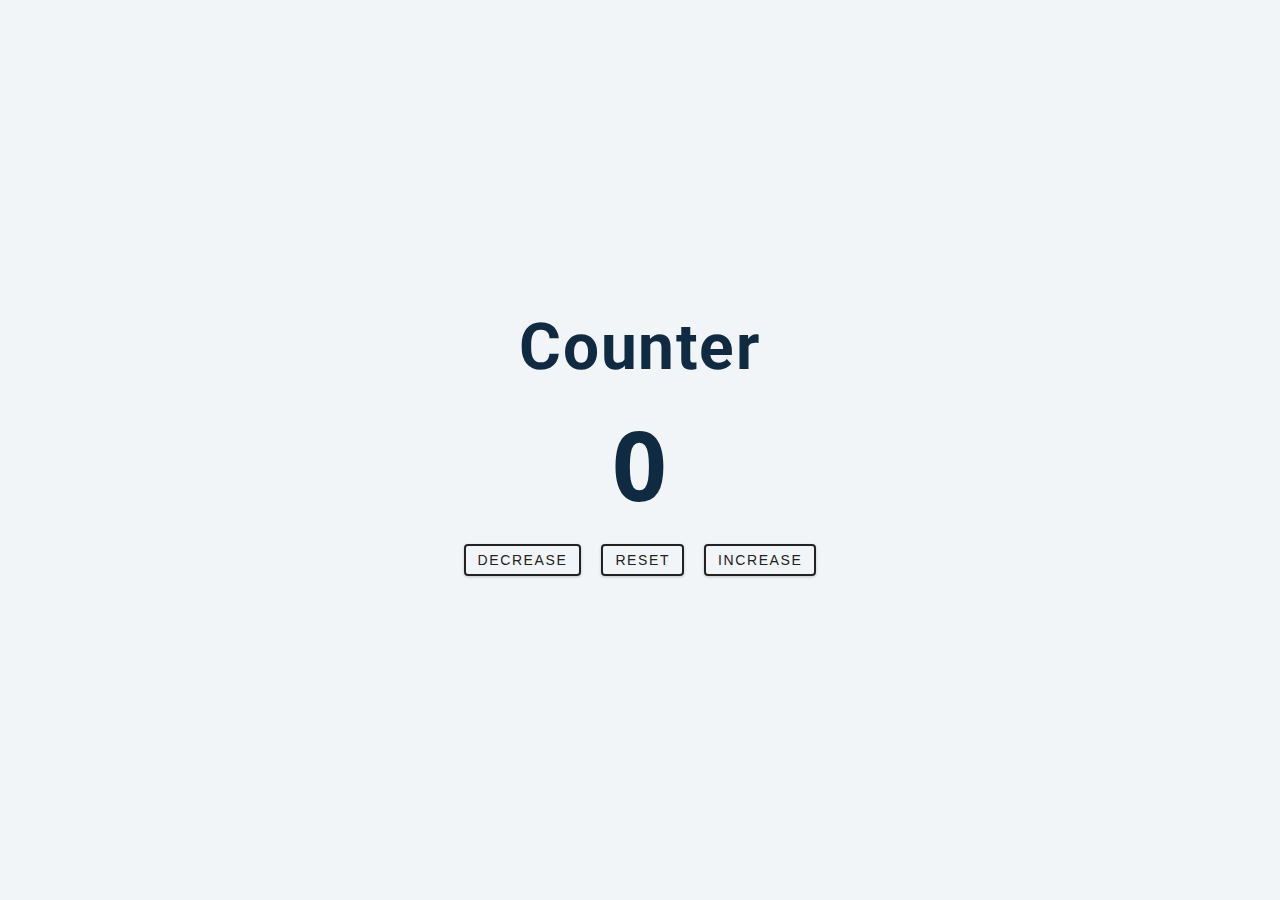
<file: counter/index.html>
<!DOCTYPE html>
<html lang="en">
	<head>
		<meta charset="UTF-8" />
		<meta http-equiv="X-UA-Compatible" content="IE=edge" />
		<meta name="viewport" content="width=device-width, initial-scale=1.0" />
		<title>Document</title>
		<link rel="stylesheet" href="style.css" />
	</head>
	<body>
		<main>
			<div class="container">
				<h1>counter</h1>
				<span id="value">0</span>
				<div class="button-container">
					<button class="btn decrease">decrease</button>
					<button class="btn reset">reset</button>
					<button class="btn increase">increase</button>
				</div>
			</div>
		</main>
		<script src="app.js"></script>
	</body>
</html>
</file>
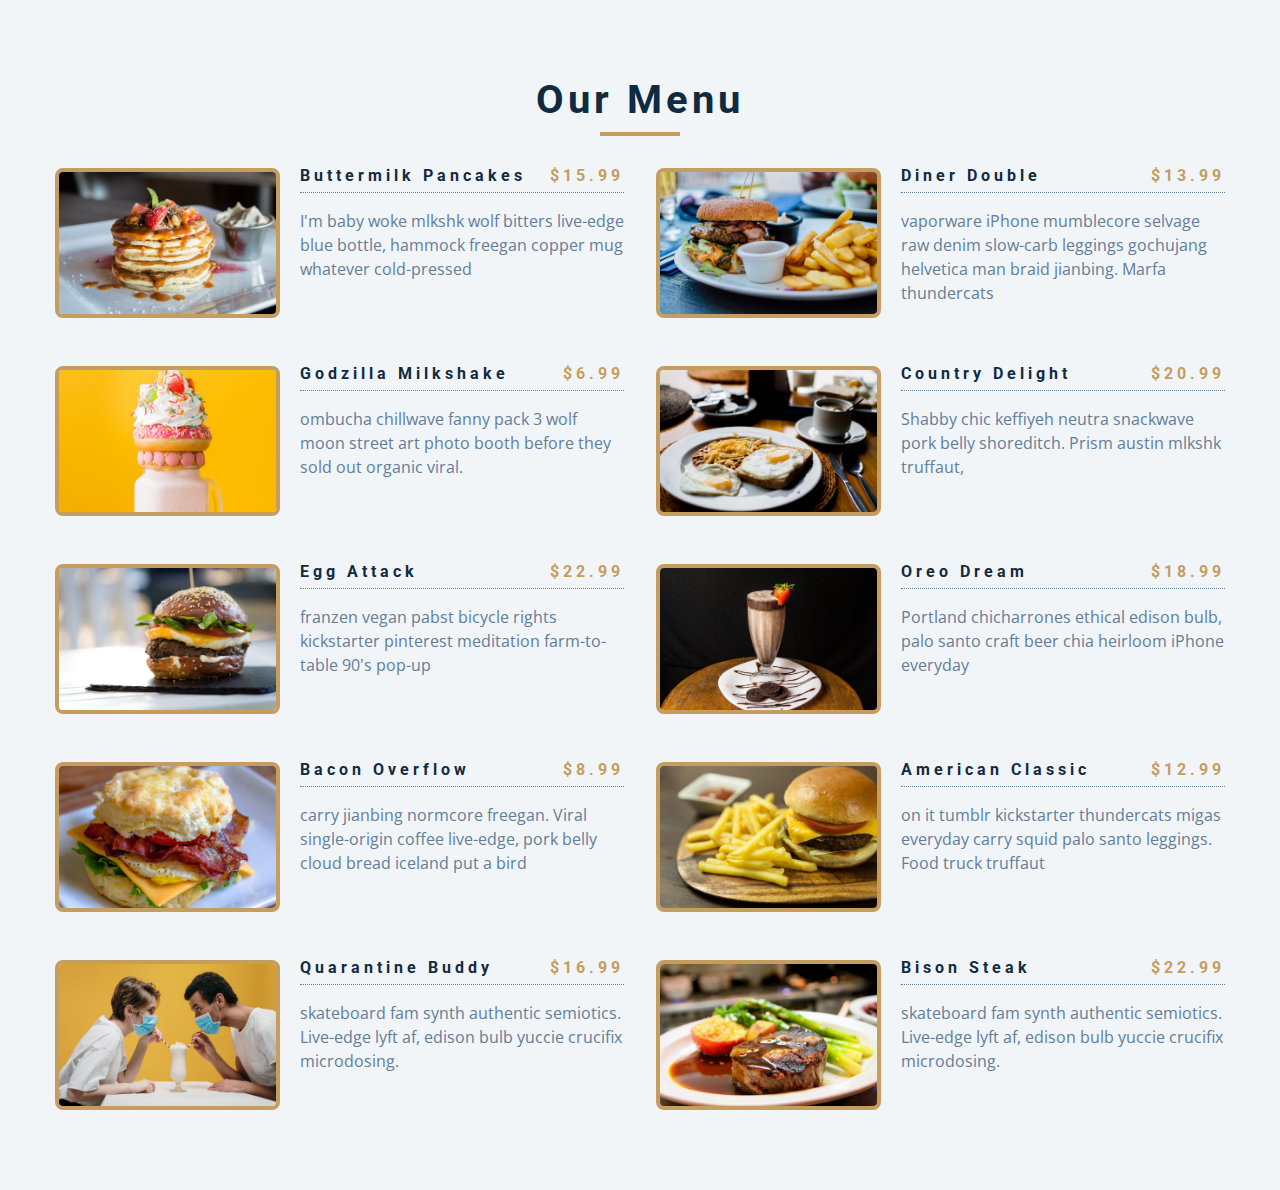
<file: menu/index.html>
<!DOCTYPE html>
<html lang="en">
	<head>
		<meta charset="UTF-8" />
		<meta name="viewport" content="width=device-width, initial-scale=1.0" />
		<title>Starter</title>
		<!-- font-awesome -->
		<link
			rel="stylesheet"
			href="https://cdnjs.cloudflare.com/ajax/libs/font-awesome/5.14.0/css/all.min.css"
		/>
		<!-- styles -->
		<link rel="stylesheet" href="style.css" />
	</head>
	<body>
		<section class="menu">
			<!-- Title -->
			<div class="title">
				<h2>Our menu</h2>
				<div class="underline"></div>
			</div>
			<!-- filter  buttons-->
			<!-- Menu items -->
			<div class="section-center"></div>
		</section>
		<!-- javascript -->
		<script src="app.js"></script>
	</body>
</html>
</file>
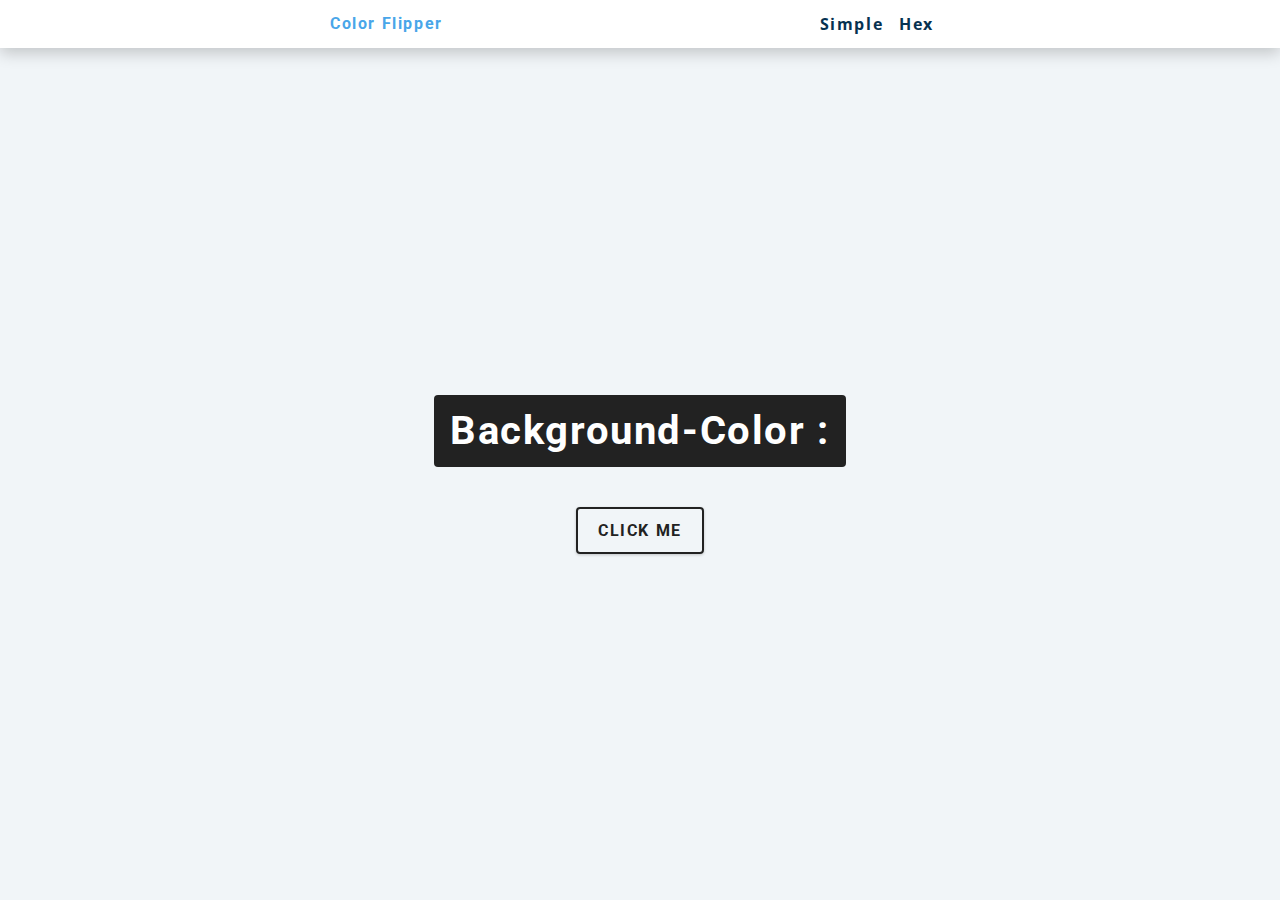
<file: colorfipper/app.html>
<!DOCTYPE html>
<html lang="en">
	<head>
		<meta charset="UTF-8" />
		<meta http-equiv="X-UA-Compatible" content="IE=edge" />
		<meta name="viewport" content="width=device-width, initial-scale=1.0" />
		<title>ColorFlipper</title>
		<link rel="stylesheet" href="app.css" />
	</head>
	<body>
		<nav>
			<div class="nav-center">
				<h4>Color Flipper</h4>
				<ul class="nav-links">
					<li>
						<a href="index.html">Simple</a>
					</li>
					<li>
						<a href="hex.html">Hex</a>
					</li>
				</ul>
			</div>
		</nav>
		<main>
			<div class="container">
				<h2>
					Background-color :
					<span class="color"></span>
				</h2>
				<button class="btn btn-hero" id="btn">Click me</button>
			</div>
		</main>

		<script src="app.js"></script>
	</body>
</html>
</file>
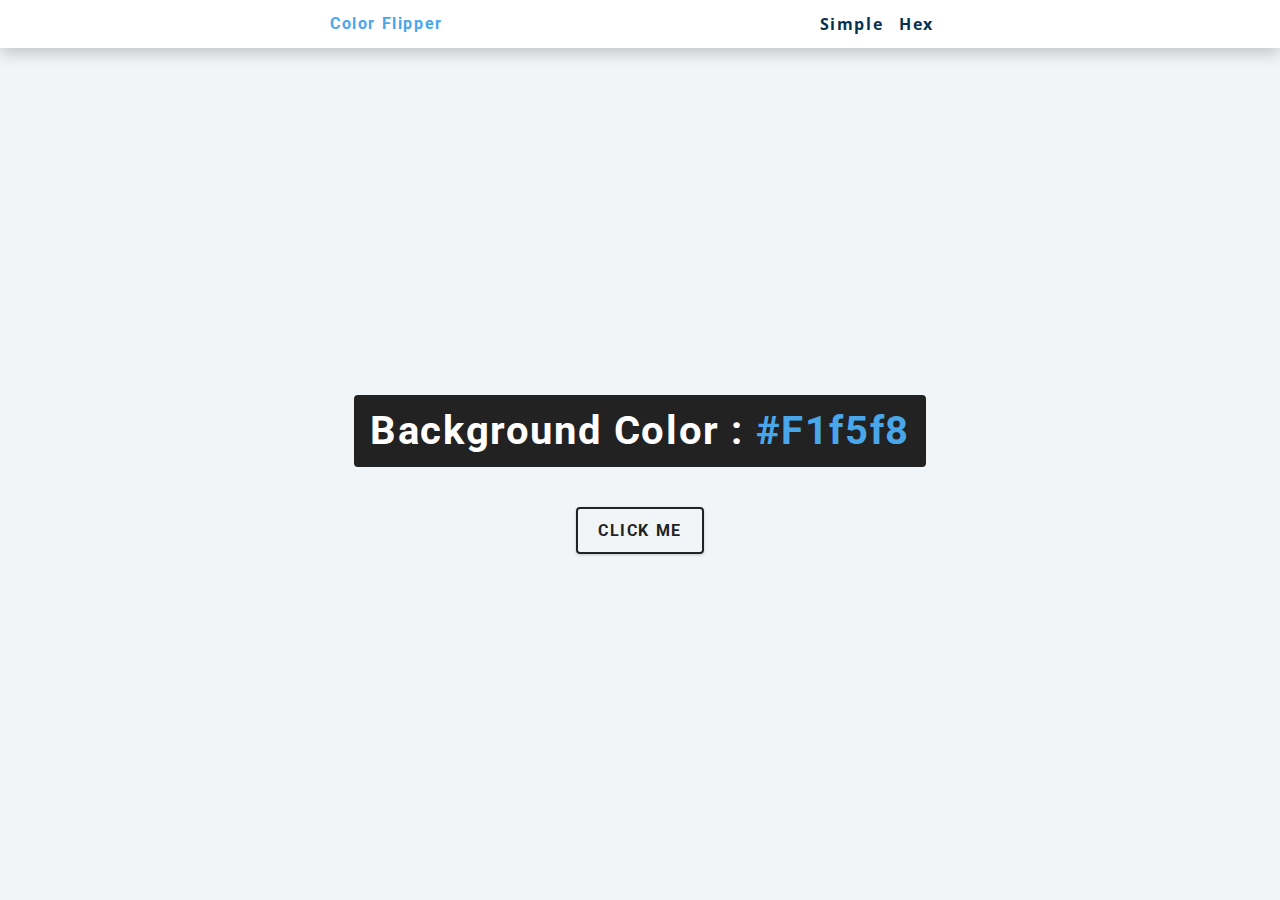
<file: colorfipper/hex.html>
<!DOCTYPE html>
<html lang="en">
	<head>
		<meta charset="UTF-8" />
		<meta name="viewport" content="width=device-width, initial-scale=1.0" />
		<title>Color Flipper || Simple</title>

		<!-- styles -->
		<link rel="stylesheet" href="app.css" />
	</head>

	<body>
		<nav>
			<div class="nav-center">
				<h4>color flipper</h4>
				<ul class="nav-links">
					<li><a href="app.html">simple</a></li>
					<li><a href="hex.html">hex</a></li>
				</ul>
			</div>
		</nav>
		<main>
			<div class="container">
				<h2>background color : <span class="color">#f1f5f8</span></h2>
				<button class="btn btn-hero" id="btn">click me</button>
			</div>
		</main>
		<!-- javascript -->
		<script src="hex.js"></script>
	</body>
</html>
</file>
<file: counter/style.css>
/*
=============== 
Fonts
===============
*/
@import url("https://fonts.googleapis.com/css?family=Open+Sans|Roboto:400,700&display=swap");

/*
=============== 
Variables
===============
*/

:root {
  /* dark shades of primary color*/
  --clr-primary-1: hsl(205, 86%, 17%);
  --clr-primary-2: hsl(205, 77%, 27%);
  --clr-primary-3: hsl(205, 72%, 37%);
  --clr-primary-4: hsl(205, 63%, 48%);
  /* primary/main color */
  --clr-primary-5: hsl(205, 78%, 60%);
  /* lighter shades of primary color */
  --clr-primary-6: hsl(205, 89%, 70%);
  --clr-primary-7: hsl(205, 90%, 76%);
  --clr-primary-8: hsl(205, 86%, 81%);
  --clr-primary-9: hsl(205, 90%, 88%);
  --clr-primary-10: hsl(205, 100%, 96%);
  /* darkest grey - used for headings */
  --clr-grey-1: hsl(209, 61%, 16%);
  --clr-grey-2: hsl(211, 39%, 23%);
  --clr-grey-3: hsl(209, 34%, 30%);
  --clr-grey-4: hsl(209, 28%, 39%);
  /* grey used for paragraphs */
  --clr-grey-5: hsl(210, 22%, 49%);
  --clr-grey-6: hsl(209, 23%, 60%);
  --clr-grey-7: hsl(211, 27%, 70%);
  --clr-grey-8: hsl(210, 31%, 80%);
  --clr-grey-9: hsl(212, 33%, 89%);
  --clr-grey-10: hsl(210, 36%, 96%);
  --clr-white: #fff;
  --clr-red-dark: hsl(360, 67%, 44%);
  --clr-red-light: hsl(360, 71%, 66%);
  --clr-green-dark: hsl(125, 67%, 44%);
  --clr-green-light: hsl(125, 71%, 66%);
  --clr-black: #222;
  --ff-primary: "Roboto", sans-serif;
  --ff-secondary: "Open Sans", sans-serif;
  --transition: all 0.3s linear;
  --spacing: 0.1rem;
  --radius: 0.25rem;
  --light-shadow: 0 5px 15px rgba(0, 0, 0, 0.1);
  --dark-shadow: 0 5px 15px rgba(0, 0, 0, 0.2);
  --max-width: 1170px;
  --fixed-width: 620px;
}
/*
=============== 
Global Styles
===============
*/

*,
::after,
::before {
  margin: 0;
  padding: 0;
  box-sizing: border-box;
}
body {
  font-family: var(--ff-secondary);
  background: var(--clr-grey-10);
  color: var(--clr-grey-1);
  line-height: 1.5;
  font-size: 0.875rem;
}
ul {
  list-style-type: none;
}
a {
  text-decoration: none;
}
h1,
h2,
h3,
h4 {
  letter-spacing: var(--spacing);
  text-transform: capitalize;
  line-height: 1.25;
  margin-bottom: 0.75rem;
  font-family: var(--ff-primary);
}
h1 {
  font-size: 3rem;
}
h2 {
  font-size: 2rem;
}
h3 {
  font-size: 1.25rem;
}
h4 {
  font-size: 0.875rem;
}
p {
  margin-bottom: 1.25rem;
  color: var(--clr-grey-5);
}
@media screen and (min-width: 800px) {
  h1 {
    font-size: 4rem;
  }
  h2 {
    font-size: 2.5rem;
  }
  h3 {
    font-size: 1.75rem;
  }
  h4 {
    font-size: 1rem;
  }
  body {
    font-size: 1rem;
  }
  h1,
  h2,
  h3,
  h4 {
    line-height: 1;
  }
}
/*  global classes */

/* section */
.section {
  padding: 5rem 0;
}

.section-center {
  width: 90vw;
  margin: 0 auto;
  max-width: 1170px;
}
@media screen and (min-width: 992px) {
  .section-center {
    width: 95vw;
  }
}
main {
  min-height: 100vh;
  display: grid;
  place-items: center;
}

/*
=============== 
Counter
===============
*/

main {
  min-height: 100vh;
  display: grid;
  place-items: center;
}
.container {
  text-align: center;
}
#value {
  font-size: 6rem;
  font-weight: bold;
}
.btn {
  text-transform: uppercase;
  background: transparent;
  color: var(--clr-black);
  padding: 0.375rem 0.75rem;
  letter-spacing: var(--spacing);
  display: inline-block;
  transition: var(--transition);
  font-size: 0.875rem;
  border: 2px solid var(--clr-black);
  cursor: pointer;
  box-shadow: 0 1px 3px rgba(0, 0, 0, 0.2);
  border-radius: var(--radius);
  margin: 0.5rem;
}
.btn:hover {
  color: var(--clr-white);
  background: var(--clr-black);
}
</file>
<file: menu/style.css>
/*
=============== 
Fonts
===============
*/
@import url('https://fonts.googleapis.com/css?family=Open+Sans|Roboto:400,700&display=swap');

/*
=============== 
Variables
===============
*/

:root {
	/* dark shades of primary color*/
	--clr-primary-1: hsl(205, 86%, 17%);
	--clr-primary-2: hsl(205, 77%, 27%);
	--clr-primary-3: hsl(205, 72%, 37%);
	--clr-primary-4: hsl(205, 63%, 48%);
	/* primary/main color */
	--clr-primary-5: #49a6e9;
	/* lighter shades of primary color */
	--clr-primary-6: hsl(205, 89%, 70%);
	--clr-primary-7: hsl(205, 90%, 76%);
	--clr-primary-8: hsl(205, 86%, 81%);
	--clr-primary-9: hsl(205, 90%, 88%);
	--clr-primary-10: hsl(205, 100%, 96%);
	/* darkest grey - used for headings */
	--clr-grey-1: hsl(209, 61%, 16%);
	--clr-grey-2: hsl(211, 39%, 23%);
	--clr-grey-3: hsl(209, 34%, 30%);
	--clr-grey-4: hsl(209, 28%, 39%);
	/* grey used for paragraphs */
	--clr-grey-5: hsl(210, 22%, 49%);
	--clr-grey-6: hsl(209, 23%, 60%);
	--clr-grey-7: hsl(211, 27%, 70%);
	--clr-grey-8: hsl(210, 31%, 80%);
	--clr-grey-9: hsl(212, 33%, 89%);
	--clr-grey-10: hsl(210, 36%, 96%);
	--clr-white: #fff;
	--clr-red-dark: hsl(360, 67%, 44%);
	--clr-red-light: hsl(360, 71%, 66%);
	--clr-green-dark: hsl(125, 67%, 44%);
	--clr-green-light: hsl(125, 71%, 66%);
	--clr-gold: #c59d5f;
	--clr-black: #222;
	--ff-primary: 'Roboto', sans-serif;
	--ff-secondary: 'Open Sans', sans-serif;
	--transition: all 0.3s linear;
	--spacing: 0.25rem;
	--radius: 0.5rem;
	--light-shadow: 0 5px 15px rgba(0, 0, 0, 0.1);
	--dark-shadow: 0 5px 15px rgba(0, 0, 0, 0.2);
	--max-width: 1170px;
	--fixed-width: 620px;
}
/*
=============== 
Global Styles
===============
*/

*,
::after,
::before {
	margin: 0;
	padding: 0;
	box-sizing: border-box;
}
body {
	font-family: var(--ff-secondary);
	background: var(--clr-grey-10);
	color: var(--clr-grey-1);
	line-height: 1.5;
	font-size: 0.875rem;
}
ul {
	list-style-type: none;
}
a {
	text-decoration: none;
}
img:not(.logo) {
	width: 100%;
}
img {
	display: block;
}

h1,
h2,
h3,
h4 {
	letter-spacing: var(--spacing);
	text-transform: capitalize;
	line-height: 1.25;
	margin-bottom: 0.75rem;
	font-family: var(--ff-primary);
}
h1 {
	font-size: 3rem;
}
h2 {
	font-size: 2rem;
}
h3 {
	font-size: 1.25rem;
}
h4 {
	font-size: 0.875rem;
}
p {
	margin-bottom: 1.25rem;
	color: var(--clr-grey-5);
}
@media screen and (min-width: 800px) {
	h1 {
		font-size: 4rem;
	}
	h2 {
		font-size: 2.5rem;
	}
	h3 {
		font-size: 1.75rem;
	}
	h4 {
		font-size: 1rem;
	}
	body {
		font-size: 1rem;
	}
	h1,
	h2,
	h3,
	h4 {
		line-height: 1;
	}
}
/*  global classes */

.btn {
	text-transform: uppercase;
	background: transparent;
	color: var(--clr-black);
	padding: 0.375rem 0.75rem;
	letter-spacing: var(--spacing);
	display: inline-block;
	transition: var(--transition);
	font-size: 0.875rem;
	border: 2px solid var(--clr-black);
	cursor: pointer;
	box-shadow: 0 1px 3px rgba(0, 0, 0, 0.2);
	border-radius: var(--radius);
}
.btn:hover {
	color: var(--clr-white);
	background: var(--clr-black);
}
/* section */
.section {
	padding: 5rem 0;
}

main {
	min-height: 100vh;
	display: grid;
	place-items: center;
}
/*
=============== 
Menu
===============
*/

.menu {
	padding: 5rem 0;
}
.title {
	text-align: center;
	margin-bottom: 2rem;
}
.underline {
	width: 5rem;
	height: 0.25rem;
	background: var(--clr-gold);
	margin-left: auto;
	margin-right: auto;
}
.btn-container {
	margin-bottom: 4rem;
	display: flex;
	justify-content: center;
}
.filter-btn {
	background: transparent;
	border-color: var(--clr-gold);
	font-size: 1rem;
	text-transform: capitalize;
	margin: 0 0.5rem;
	letter-spacing: 1px;
	border-radius: var(--radius);
	padding: 0.375rem 0.75rem;
	color: var(--clr-gold);
	cursor: pointer;
	transition: var(--transition);
}
.filter-btn:hover {
	background: var(--clr-gold);
	color: var(--clr-white);
}
.section-center {
	width: 90vw;
	margin: 0 auto;
	max-width: 1170px;
	display: grid;
	gap: 3rem 2rem;
	justify-items: center;
}
.menu-item {
	display: grid;
	gap: 1rem 2rem;
	max-width: 25rem;
}
.photo {
	object-fit: cover;
	height: 200px;
	border: 0.25rem solid var(--clr-gold);
	border-radius: var(--radius);
}
.item-info header {
	display: flex;
	justify-content: space-between;
	border-bottom: 0.5px dotted var(--clr-grey-5);
}
.item-info h4 {
	margin-bottom: 0.5rem;
}
.price {
	color: var(--clr-gold);
}
.item-text {
	margin-bottom: 0;
	padding-top: 1rem;
}

@media screen and (min-width: 768px) {
	.menu-item {
		grid-template-columns: 225px 1fr;
		gap: 0 1.25rem;
		max-width: 40rem;
	}
	.photo {
		height: 175px;
	}
}
@media screen and (min-width: 1200px) {
	.section-center {
		width: 95vw;
		grid-template-columns: 1fr 1fr;
	}
	.photo {
		height: 150px;
	}
}
</file>
<file: colorfipper/app.css>
/*
=============== 
Fonts
===============
*/
@import url('https://fonts.googleapis.com/css?family=Open+Sans|Roboto:400,700&display=swap');

/*
=============== 
Variables
===============
*/

:root {
	/* dark shades of primary color*/
	--clr-primary-1: hsl(205, 86%, 17%);
	--clr-primary-2: hsl(205, 77%, 27%);
	--clr-primary-3: hsl(205, 72%, 37%);
	--clr-primary-4: hsl(205, 63%, 48%);
	/* primary/main color */
	--clr-primary-5: hsl(205, 78%, 60%);
	/* lighter shades of primary color */
	--clr-primary-6: hsl(205, 89%, 70%);
	--clr-primary-7: hsl(205, 90%, 76%);
	--clr-primary-8: hsl(205, 86%, 81%);
	--clr-primary-9: hsl(205, 90%, 88%);
	--clr-primary-10: hsl(205, 100%, 96%);
	/* darkest grey - used for headings */
	--clr-grey-1: hsl(209, 61%, 16%);
	--clr-grey-2: hsl(211, 39%, 23%);
	--clr-grey-3: hsl(209, 34%, 30%);
	--clr-grey-4: hsl(209, 28%, 39%);
	/* grey used for paragraphs */
	--clr-grey-5: hsl(210, 22%, 49%);
	--clr-grey-6: hsl(209, 23%, 60%);
	--clr-grey-7: hsl(211, 27%, 70%);
	--clr-grey-8: hsl(210, 31%, 80%);
	--clr-grey-9: hsl(212, 33%, 89%);
	--clr-grey-10: hsl(210, 36%, 96%);
	--clr-white: #fff;
	--clr-red-dark: hsl(360, 67%, 44%);
	--clr-red-light: hsl(360, 71%, 66%);
	--clr-green-dark: hsl(125, 67%, 44%);
	--clr-green-light: hsl(125, 71%, 66%);
	--clr-black: #222;
	--ff-primary: 'Roboto', sans-serif;
	--ff-secondary: 'Open Sans', sans-serif;
	--transition: all 0.3s linear;
	--spacing: 0.1rem;
	--radius: 0.25rem;
	--light-shadow: 0 5px 15px rgba(0, 0, 0, 0.1);
	--dark-shadow: 0 5px 15px rgba(0, 0, 0, 0.2);
	--max-width: 1170px;
	--fixed-width: 620px;
}
/*
=============== 
Global Styles
===============
*/

*,
::after,
::before {
	margin: 0;
	padding: 0;
	box-sizing: border-box;
}
body {
	font-family: var(--ff-secondary);
	background: var(--clr-grey-10);
	color: var(--clr-grey-1);
	line-height: 1.5;
	font-size: 0.875rem;
}
ul {
	list-style-type: none;
}
a {
	text-decoration: none;
}
h1,
h2,
h3,
h4 {
	letter-spacing: var(--spacing);
	text-transform: capitalize;
	line-height: 1.25;
	margin-bottom: 0.75rem;
	font-family: var(--ff-primary);
}
h1 {
	font-size: 3rem;
}
h2 {
	font-size: 2rem;
}
h3 {
	font-size: 1.25rem;
}
h4 {
	font-size: 0.875rem;
}
p {
	margin-bottom: 1.25rem;
	color: var(--clr-grey-5);
}
@media screen and (min-width: 800px) {
	h1 {
		font-size: 4rem;
	}
	h2 {
		font-size: 2.5rem;
	}
	h3 {
		font-size: 1.75rem;
	}
	h4 {
		font-size: 1rem;
	}
	body {
		font-size: 1rem;
	}
	h1,
	h2,
	h3,
	h4 {
		line-height: 1;
	}
}
/*  global classes */

/* section */
.section {
	padding: 5rem 0;
}

.section-center {
	width: 90vw;
	margin: 0 auto;
	max-width: 1170px;
}
@media screen and (min-width: 992px) {
	.section-center {
		width: 95vw;
	}
}
main {
	min-height: 100vh;
	display: grid;
	place-items: center;
}

/*
=============== 
Nav
===============
*/
nav {
	background: var(--clr-white);
	height: 3rem;
	display: grid;
	align-items: center;
	box-shadow: var(--dark-shadow);
}
.nav-center {
	width: 90vw;
	max-width: var(--fixed-width);
	margin: 0 auto;
	display: flex;
	align-items: center;
	justify-content: space-between;
}
.nav-center h4 {
	margin-bottom: 0;
	color: var(--clr-primary-5);
}
.nav-links {
	display: flex;
}
nav a {
	text-transform: capitalize;
	font-weight: 700;
	font-size: 1rem;
	color: var(--clr-primary-1);
	letter-spacing: var(--spacing);
	margin-right: 1rem;
}
nav a:hover {
	color: var(--clr-primary-5);
}
/*
=============== 
Container
===============
*/
main {
	min-height: calc(100vh - 3rem);
	display: grid;
	place-items: center;
}
.container {
	text-align: center;
}
.container h2 {
	background: var(--clr-black);
	color: var(--clr-white);
	padding: 1rem;
	border-radius: var(--radius);
	margin-bottom: 2.5rem;
}
.color {
	color: var(--clr-primary-5);
}
.btn-hero {
	font-family: var(--ff-primary);
	text-transform: uppercase;
	background: transparent;
	color: var(--clr-black);
	letter-spacing: var(--spacing);
	display: inline-block;
	font-weight: 700;
	transition: var(--transition);
	border: 2px solid var(--clr-black);
	cursor: pointer;
	box-shadow: 0 1px 3px rgba(0, 0, 0, 0.2);
	border-radius: var(--radius);
	font-size: 1rem;
	padding: 0.75rem 1.25rem;
}
.btn-hero:hover {
	color: var(--clr-white);
	background: var(--clr-black);
}
</file>
